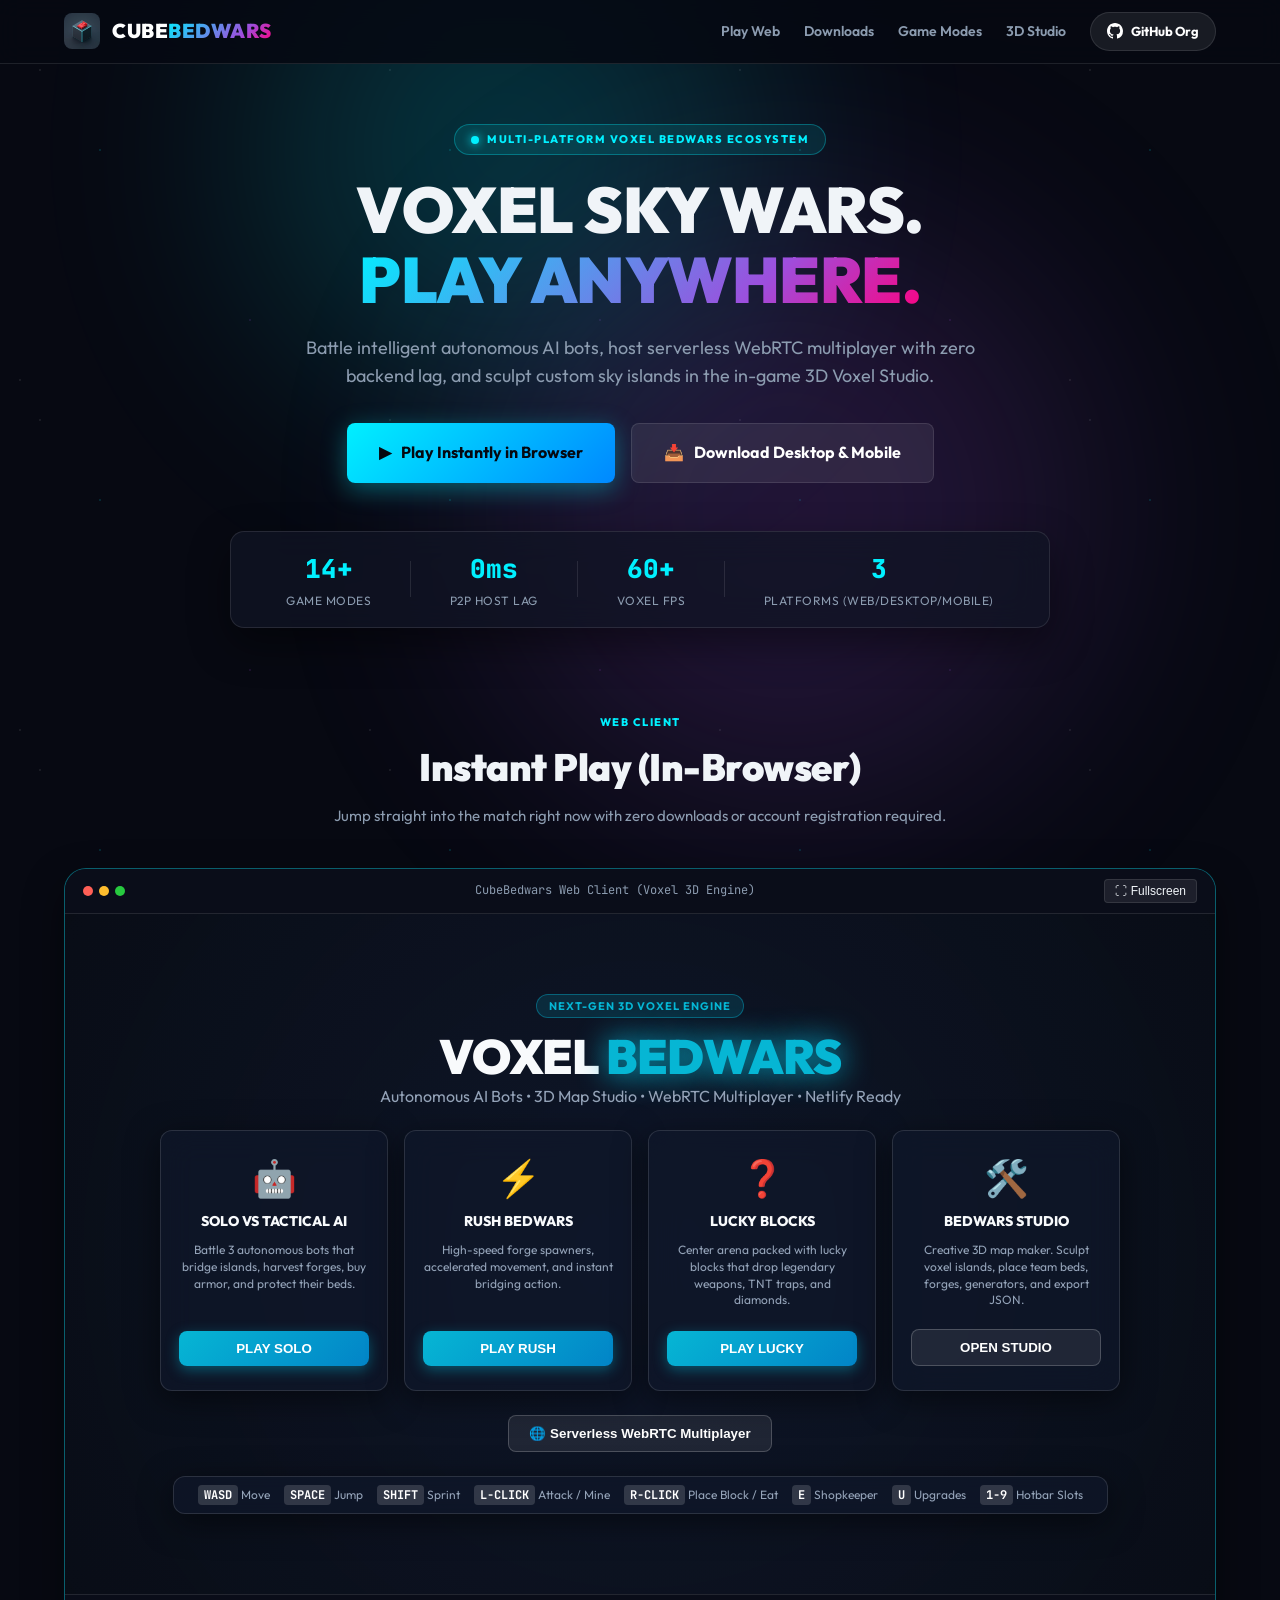
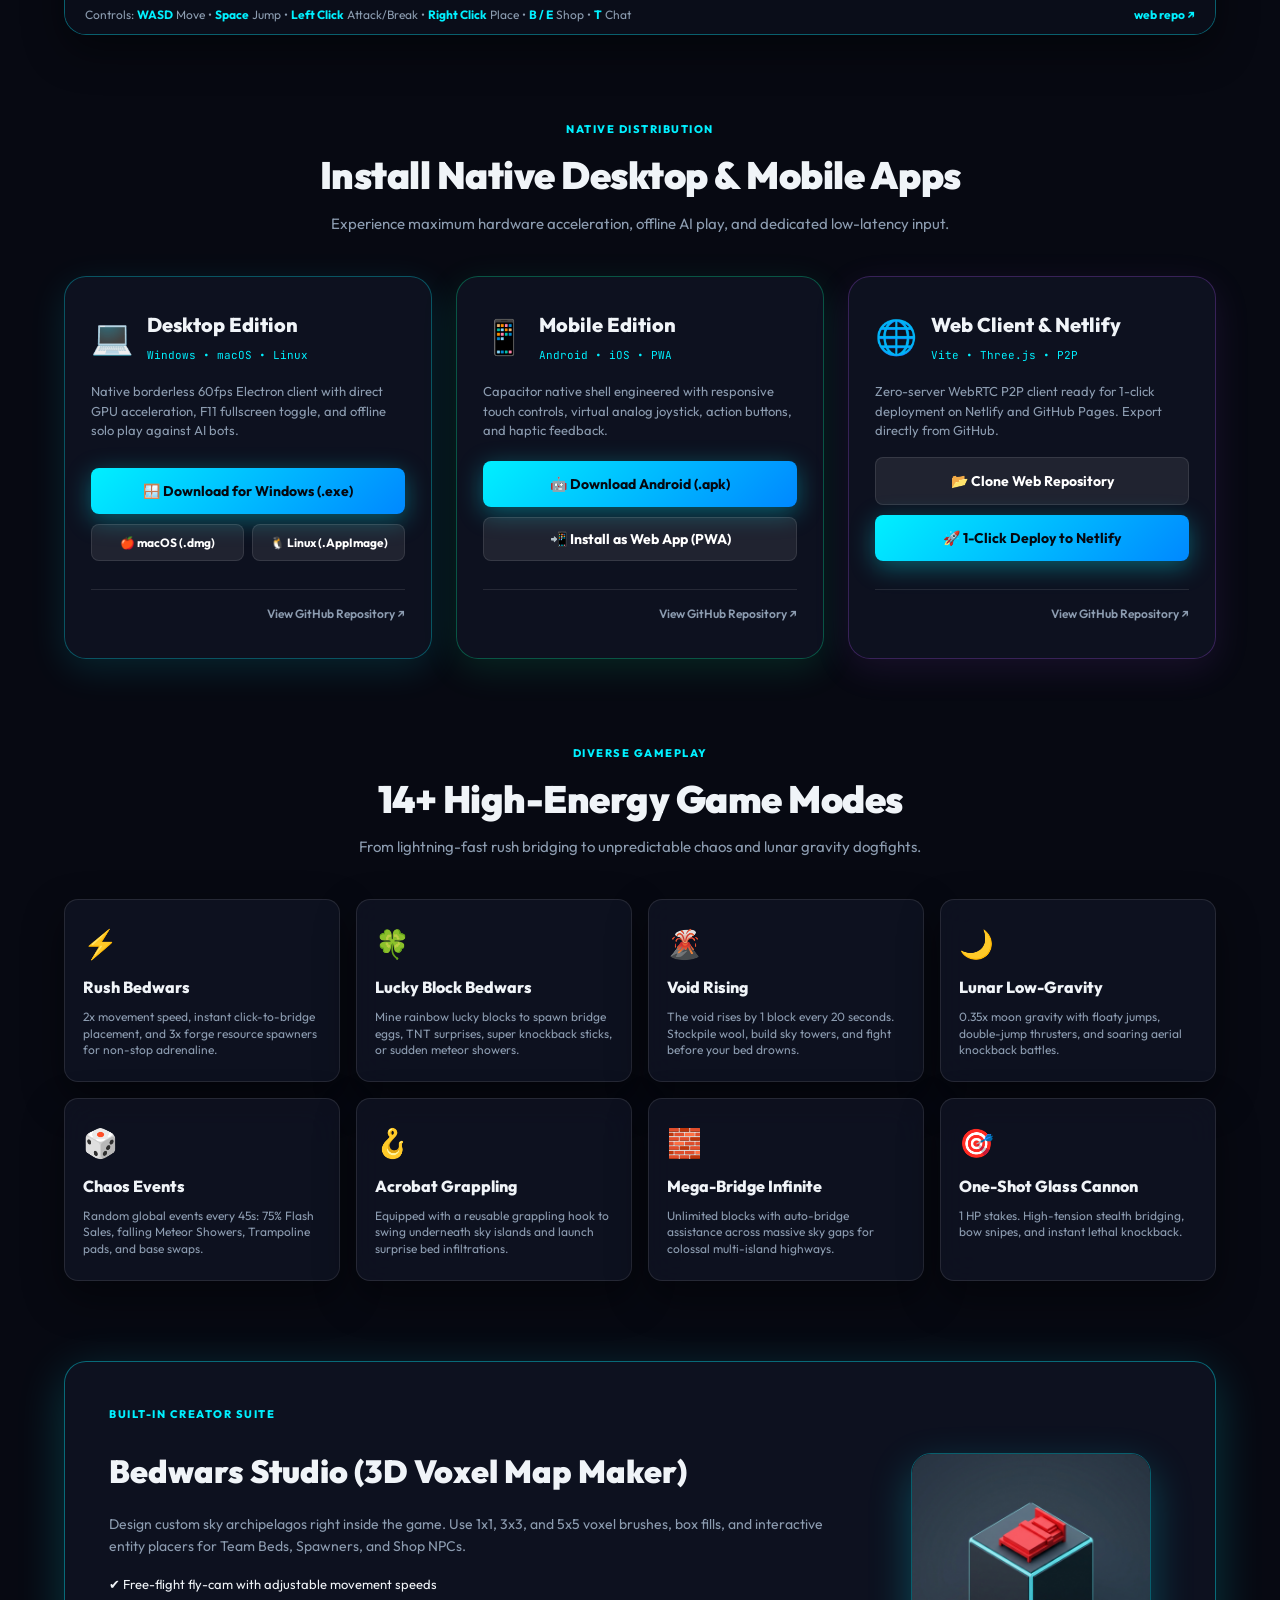
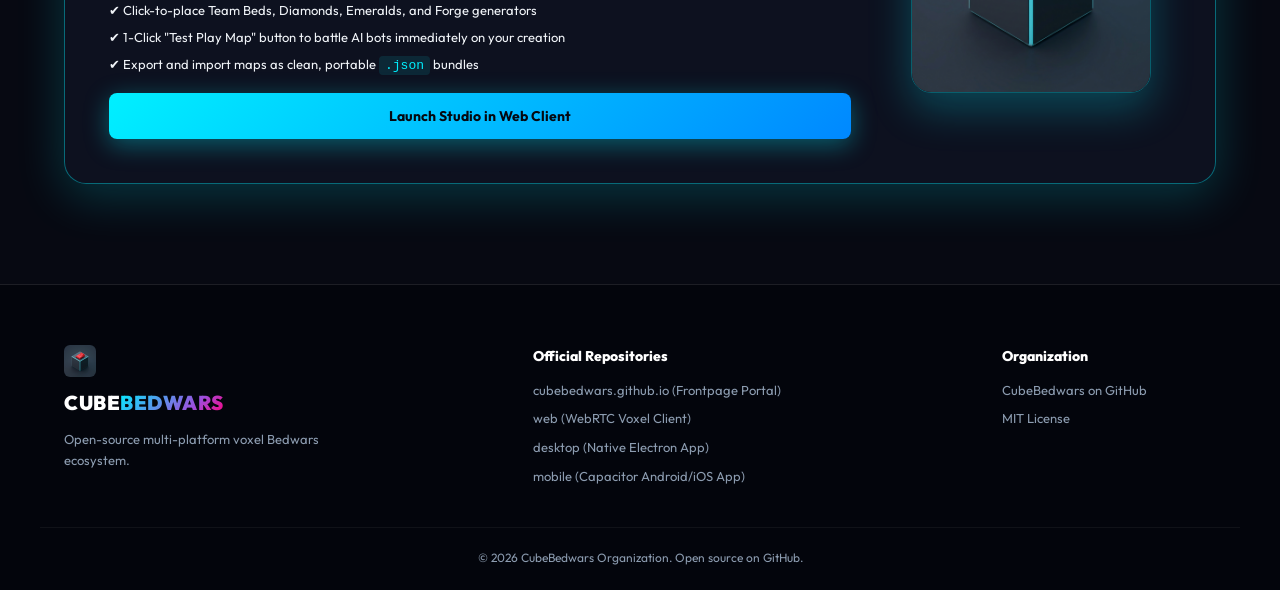
<file: index.html>
<!DOCTYPE html>
<html lang="en">
<head>
  <meta charset="UTF-8">
  <meta name="viewport" content="width=device-width, initial-scale=1.0">
  <title>CubeBedwars — 3D Voxel Sky Wars | Play Web, Desktop & Mobile</title>
  <meta name="description" content="Official portal for CubeBedwars: Play 3D Voxel Bedwars instantly in your browser, or download native Desktop (Windows/macOS/Linux) and Mobile (Android/iOS) apps. Featuring Tactical AI, WebRTC Multiplayer, and 14+ Modes.">
  <link rel="preconnect" href="https://fonts.googleapis.com">
  <link rel="preconnect" href="https://fonts.gstatic.com" crossorigin>
  <link href="https://fonts.googleapis.com/css2?family=Outfit:wght@300;400;500;600;700;800;900&family=JetBrains+Mono:wght@400;600;700&display=swap" rel="stylesheet">
  <link rel="stylesheet" href="style.css">
  <link rel="icon" type="image/png" href="assets/logo.png">
</head>
<body>
  <!-- Background Glow & Stars -->
  <div class="bg-stars"></div>
  <div class="glow-orb orb-1"></div>
  <div class="glow-orb orb-2"></div>

  <!-- Header / Navigation -->
  <header class="navbar">
    <div class="nav-container">
      <a href="#" class="brand">
        <img src="assets/logo.png" alt="CubeBedwars Logo" class="brand-logo">
        <span class="brand-name">CUBE<span class="gradient-text">BEDWARS</span></span>
      </a>
      <nav class="nav-links">
        <a href="#play" class="nav-link">Play Web</a>
        <a href="#download" class="nav-link">Downloads</a>
        <a href="#modes" class="nav-link">Game Modes</a>
        <a href="#studio" class="nav-link">3D Studio</a>
        <a href="https://github.com/CubeBedwars" target="_blank" class="nav-btn-gh">
          <svg class="gh-icon" viewBox="0 0 16 16" width="16" height="16" fill="currentColor">
            <path d="M8 0C3.58 0 0 3.58 0 8c0 3.54 2.29 6.53 5.47 7.59.4.07.55-.17.55-.38 0-.19-.01-.82-.01-1.49-2.01.37-2.53-.49-2.69-.94-.09-.23-.48-.94-.82-1.13-.28-.15-.68-.52-.01-.53.63-.01 1.08.58 1.23.82.72 1.21 1.87.87 2.33.66.07-.52.28-.87.51-1.07-1.78-.2-3.64-.89-3.64-3.95 0-.87.31-1.59.82-2.15-.08-.2-.36-1.02.08-2.12 0 0 .67-.21 2.2.82.64-.18 1.32-.27 2-.27.68 0 1.36.09 2 .27 1.53-1.04 2.2-.82 2.2-.82.44 1.1.16 1.92.08 2.12.51.56.82 1.27.82 2.15 0 3.07-1.87 3.75-3.65 3.95.29.25.54.73.54 1.48 0 1.07-.01 1.93-.01 2.2 0 .21.15.46.55.38A8.013 8.013 0 0016 8c0-4.42-3.58-8-8-8z"></path>
          </svg>
          GitHub Org
        </a>
      </nav>
    </div>
  </header>

  <!-- Hero Section -->
  <section class="hero-section">
    <div class="hero-badge">
      <span class="badge-dot"></span>
      MULTI-PLATFORM VOXEL BEDWARS ECOSYSTEM
    </div>
    <h1 class="hero-title">
      VOXEL SKY WARS.<br>
      <span class="gradient-text">PLAY ANYWHERE.</span>
    </h1>
    <p class="hero-subtitle">
      Battle intelligent autonomous AI bots, host serverless WebRTC multiplayer with zero backend lag, and sculpt custom sky islands in the in-game 3D Voxel Studio.
    </p>
    <div class="hero-cta-group">
      <a href="#play" class="btn btn-primary btn-hero">
        <span class="btn-icon">▶</span> Play Instantly in Browser
      </a>
      <a href="#download" class="btn btn-secondary btn-hero">
        <span class="btn-icon">📥</span> Download Desktop & Mobile
      </a>
    </div>

    <!-- Quick Stats Strip -->
    <div class="stats-strip glass-card">
      <div class="stat-item">
        <span class="stat-number">14+</span>
        <span class="stat-label">Game Modes</span>
      </div>
      <div class="stat-divider"></div>
      <div class="stat-item">
        <span class="stat-number">0ms</span>
        <span class="stat-label">P2P Host Lag</span>
      </div>
      <div class="stat-divider"></div>
      <div class="stat-item">
        <span class="stat-number">60+</span>
        <span class="stat-label">Voxel FPS</span>
      </div>
      <div class="stat-divider"></div>
      <div class="stat-item">
        <span class="stat-number">3</span>
        <span class="stat-label">Platforms (Web/Desktop/Mobile)</span>
      </div>
    </div>
  </section>

  <!-- Section 1: Instant In-Browser Web Player -->
  <section id="play" class="section-container">
    <div class="section-header">
      <div class="section-tag">WEB CLIENT</div>
      <h2 class="section-title">Instant Play (In-Browser)</h2>
      <p class="section-desc">Jump straight into the match right now with zero downloads or account registration required.</p>
    </div>

    <div class="game-frame-wrapper glass-card">
      <div class="game-frame-topbar">
        <div class="window-controls">
          <span class="dot dot-red"></span>
          <span class="dot dot-yellow"></span>
          <span class="dot dot-green"></span>
        </div>
        <span class="game-frame-title">CubeBedwars Web Client (Voxel 3D Engine)</span>
        <button id="btn-fullscreen-toggle" class="btn-fullscreen" title="Toggle Fullscreen">⛶ Fullscreen</button>
      </div>
      <div class="iframe-container">
        <iframe id="game-iframe" src="game/index.html" allow="pointer-lock; autoplay" title="CubeBedwars Web Game"></iframe>
      </div>
      <div class="game-frame-footer">
        <span>Controls: <b>WASD</b> Move • <b>Space</b> Jump • <b>Left Click</b> Attack/Break • <b>Right Click</b> Place • <b>B / E</b> Shop • <b>T</b> Chat</span>
        <a href="https://github.com/CubeBedwars/web" target="_blank" class="link-repo">web repo ↗</a>
      </div>
    </div>
  </section>

  <!-- Section 2: Installable Apps (Desktop & Mobile) -->
  <section id="download" class="section-container">
    <div class="section-header">
      <div class="section-tag">NATIVE DISTRIBUTION</div>
      <h2 class="section-title">Install Native Desktop & Mobile Apps</h2>
      <p class="section-desc">Experience maximum hardware acceleration, offline AI play, and dedicated low-latency input.</p>
    </div>

    <div class="downloads-grid">
      <!-- Card 1: Desktop App -->
      <div class="download-card glass-card glow-blue">
        <div class="download-card-header">
          <div class="platform-icon">💻</div>
          <div>
            <h3>Desktop Edition</h3>
            <span class="platform-tag">Windows • macOS • Linux</span>
          </div>
        </div>
        <p class="download-card-desc">
          Native borderless 60fps Electron client with direct GPU acceleration, F11 fullscreen toggle, and offline solo play against AI bots.
        </p>
        <div class="download-buttons-col">
          <a href="https://github.com/CubeBedwars/desktop/releases" target="_blank" class="btn btn-primary btn-block">
            <span>🪟 Download for Windows (.exe)</span>
          </a>
          <div class="sub-download-row">
            <a href="https://github.com/CubeBedwars/desktop/releases" target="_blank" class="btn btn-secondary btn-sm">🍎 macOS (.dmg)</a>
            <a href="https://github.com/CubeBedwars/desktop/releases" target="_blank" class="btn btn-secondary btn-sm">🐧 Linux (.AppImage)</a>
          </div>
        </div>
        <div class="card-footer-repo">
          <a href="https://github.com/CubeBedwars/desktop" target="_blank">View GitHub Repository ↗</a>
        </div>
      </div>

      <!-- Card 2: Mobile App -->
      <div class="download-card glass-card glow-green">
        <div class="download-card-header">
          <div class="platform-icon">📱</div>
          <div>
            <h3>Mobile Edition</h3>
            <span class="platform-tag">Android • iOS • PWA</span>
          </div>
        </div>
        <p class="download-card-desc">
          Capacitor native shell engineered with responsive touch controls, virtual analog joystick, action buttons, and haptic feedback.
        </p>
        <div class="download-buttons-col">
          <a href="https://github.com/CubeBedwars/mobile/releases" target="_blank" class="btn btn-primary btn-block">
            <span>🤖 Download Android (.apk)</span>
          </a>
          <button id="btn-pwa-install" class="btn btn-secondary btn-block">
            <span>📲 Install as Web App (PWA)</span>
          </button>
        </div>
        <div class="card-footer-repo">
          <a href="https://github.com/CubeBedwars/mobile" target="_blank">View GitHub Repository ↗</a>
        </div>
      </div>

      <!-- Card 3: Web App Repository -->
      <div class="download-card glass-card glow-purple">
        <div class="download-card-header">
          <div class="platform-icon">🌐</div>
          <div>
            <h3>Web Client & Netlify</h3>
            <span class="platform-tag">Vite • Three.js • P2P</span>
          </div>
        </div>
        <p class="download-card-desc">
          Zero-server WebRTC P2P client ready for 1-click deployment on Netlify and GitHub Pages. Export directly from GitHub.
        </p>
        <div class="download-buttons-col">
          <a href="https://github.com/CubeBedwars/web" target="_blank" class="btn btn-secondary btn-block">
            <span>📂 Clone Web Repository</span>
          </a>
          <a href="https://app.netlify.com/start/deploy?repository=https://github.com/CubeBedwars/web" target="_blank" class="btn btn-primary btn-block">
            <span>🚀 1-Click Deploy to Netlify</span>
          </a>
        </div>
        <div class="card-footer-repo">
          <a href="https://github.com/CubeBedwars/web" target="_blank">View GitHub Repository ↗</a>
        </div>
      </div>
    </div>
  </section>

  <!-- Section 3: Game Modes Showcase -->
  <section id="modes" class="section-container">
    <div class="section-header">
      <div class="section-tag">DIVERSE GAMEPLAY</div>
      <h2 class="section-title">14+ High-Energy Game Modes</h2>
      <p class="section-desc">From lightning-fast rush bridging to unpredictable chaos and lunar gravity dogfights.</p>
    </div>

    <div class="modes-grid">
      <div class="mode-card glass-card">
        <div class="mode-icon">⚡</div>
        <h4>Rush Bedwars</h4>
        <p>2x movement speed, instant click-to-bridge placement, and 3x forge resource spawners for non-stop adrenaline.</p>
      </div>
      <div class="mode-card glass-card">
        <div class="mode-icon">🍀</div>
        <h4>Lucky Block Bedwars</h4>
        <p>Mine rainbow lucky blocks to spawn bridge eggs, TNT surprises, super knockback sticks, or sudden meteor showers.</p>
      </div>
      <div class="mode-card glass-card">
        <div class="mode-icon">🌋</div>
        <h4>Void Rising</h4>
        <p>The void rises by 1 block every 20 seconds. Stockpile wool, build sky towers, and fight before your bed drowns.</p>
      </div>
      <div class="mode-card glass-card">
        <div class="mode-icon">🌙</div>
        <h4>Lunar Low-Gravity</h4>
        <p>0.35x moon gravity with floaty jumps, double-jump thrusters, and soaring aerial knockback battles.</p>
      </div>
      <div class="mode-card glass-card">
        <div class="mode-icon">🎲</div>
        <h4>Chaos Events</h4>
        <p>Random global events every 45s: 75% Flash Sales, falling Meteor Showers, Trampoline pads, and base swaps.</p>
      </div>
      <div class="mode-card glass-card">
        <div class="mode-icon">🪝</div>
        <h4>Acrobat Grappling</h4>
        <p>Equipped with a reusable grappling hook to swing underneath sky islands and launch surprise bed infiltrations.</p>
      </div>
      <div class="mode-card glass-card">
        <div class="mode-icon">🧱</div>
        <h4>Mega-Bridge Infinite</h4>
        <p>Unlimited blocks with auto-bridge assistance across massive sky gaps for colossal multi-island highways.</p>
      </div>
      <div class="mode-card glass-card">
        <div class="mode-icon">🎯</div>
        <h4>One-Shot Glass Cannon</h4>
        <p>1 HP stakes. High-tension stealth bridging, bow snipes, and instant lethal knockback.</p>
      </div>
    </div>
  </section>

  <!-- Section 4: 3D Voxel Studio Map Maker -->
  <section id="studio" class="section-container">
    <div class="studio-promo-card glass-card glow-cyan">
      <div class="studio-promo-content">
        <div class="section-tag">BUILT-IN CREATOR SUITE</div>
        <h2>Bedwars Studio (3D Voxel Map Maker)</h2>
        <p>
          Design custom sky archipelagos right inside the game. Use 1x1, 3x3, and 5x5 voxel brushes, box fills, and interactive entity placers for Team Beds, Spawners, and Shop NPCs.
        </p>
        <ul class="studio-features-list">
          <li>✔ Free-flight fly-cam with adjustable movement speeds</li>
          <li>✔ Click-to-place Team Beds, Diamonds, Emeralds, and Forge generators</li>
          <li>✔ 1-Click "Test Play Map" button to battle AI bots immediately on your creation</li>
          <li>✔ Export and import maps as clean, portable <code>.json</code> bundles</li>
        </ul>
        <a href="#play" class="btn btn-primary">Launch Studio in Web Client</a>
      </div>
      <div class="studio-promo-visual">
        <img src="assets/logo.png" alt="CubeBedwars Logo" class="studio-showcase-img">
      </div>
    </div>
  </section>

  <!-- Footer -->
  <footer class="footer">
    <div class="footer-container">
      <div class="footer-brand">
        <img src="assets/logo.png" alt="CubeBedwars Logo" class="brand-logo-sm">
        <span class="brand-name">CUBE<span class="gradient-text">BEDWARS</span></span>
        <p>Open-source multi-platform voxel Bedwars ecosystem.</p>
      </div>

      <div class="footer-links-group">
        <h4>Official Repositories</h4>
        <a href="https://github.com/CubeBedwars/cubebedwars.github.io" target="_blank">cubebedwars.github.io (Frontpage Portal)</a>
        <a href="https://github.com/CubeBedwars/web" target="_blank">web (WebRTC Voxel Client)</a>
        <a href="https://github.com/CubeBedwars/desktop" target="_blank">desktop (Native Electron App)</a>
        <a href="https://github.com/CubeBedwars/mobile" target="_blank">mobile (Capacitor Android/iOS App)</a>
      </div>

      <div class="footer-links-group">
        <h4>Organization</h4>
        <a href="https://github.com/CubeBedwars" target="_blank">CubeBedwars on GitHub</a>
        <a href="https://github.com/CubeBedwars/web/blob/main/LICENSE" target="_blank">MIT License</a>
      </div>
    </div>
    <div class="footer-bottom">
      <span>© 2026 CubeBedwars Organization. Open source on GitHub.</span>
    </div>
  </footer>

  <script>
    // Fullscreen toggle for embedded web player
    const fsBtn = document.getElementById('btn-fullscreen-toggle');
    const iframe = document.getElementById('game-iframe');

    fsBtn.addEventListener('click', () => {
      if (!document.fullscreenElement) {
        if (iframe.requestFullscreen) iframe.requestFullscreen();
        else if (iframe.webkitRequestFullscreen) iframe.webkitRequestFullscreen();
      } else {
        if (document.exitFullscreen) document.exitFullscreen();
      }
    });

    // PWA Install Prompt
    let deferredPrompt;
    window.addEventListener('beforeinstallprompt', (e) => {
      e.preventDefault();
      deferredPrompt = e;
      const pwaBtn = document.getElementById('btn-pwa-install');
      if (pwaBtn) pwaBtn.style.display = 'block';
    });

    document.getElementById('btn-pwa-install')?.addEventListener('click', async () => {
      if (deferredPrompt) {
        deferredPrompt.prompt();
        const { outcome } = await deferredPrompt.userChoice;
        deferredPrompt = null;
      } else {
        alert('To install CubeBedwars on mobile:\n1. Tap your browser menu (⋮ or Share)\n2. Select "Add to Home Screen"');
      }
    });
  </script>
</body>
</html>
</file>
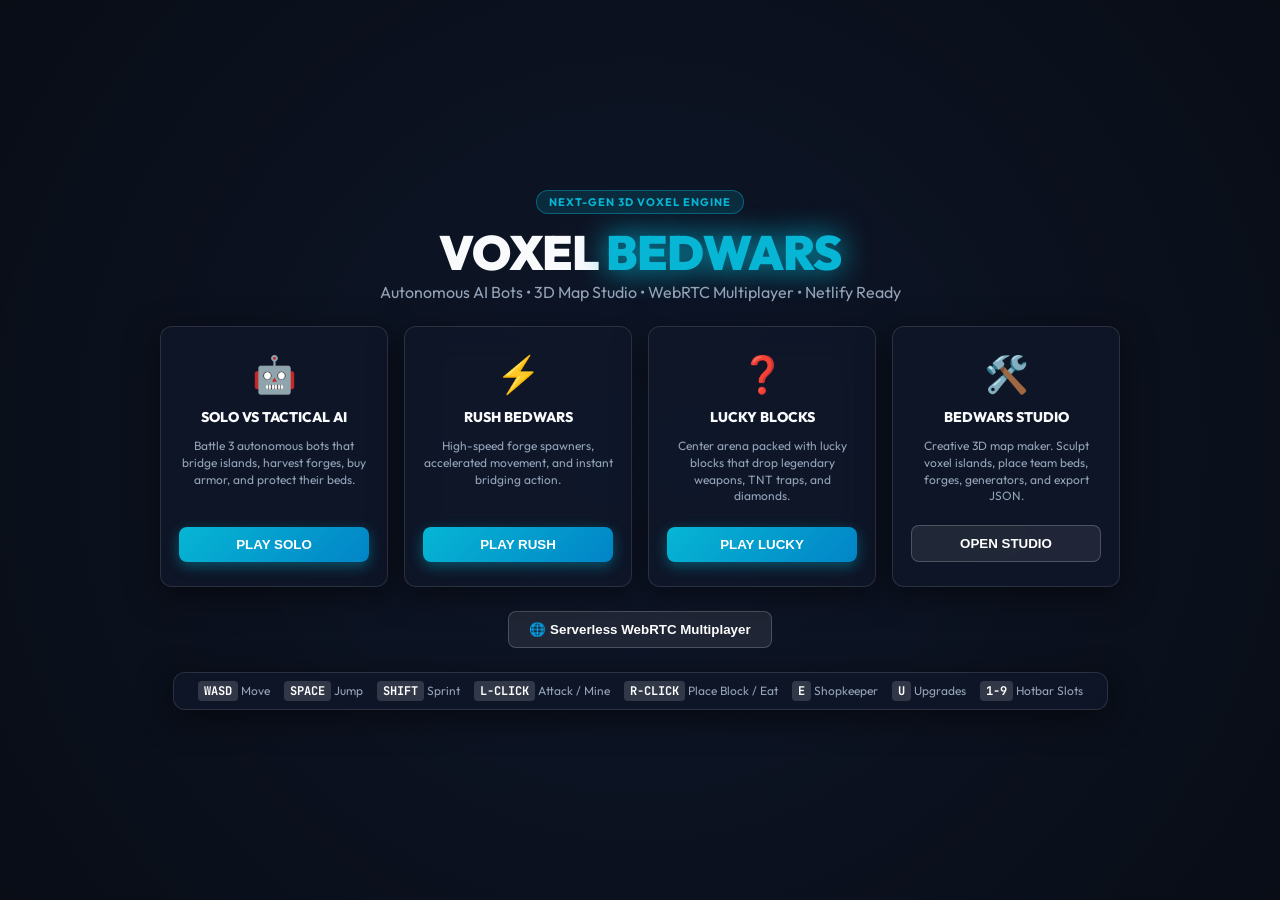
<file: game/index.html>
<!DOCTYPE html>
<html lang="en">
<head>
  <meta charset="UTF-8">
  <meta name="viewport" content="width=device-width, initial-scale=1.0, maximum-scale=1.0, user-scalable=no">
  <title>Voxel BedWars Studio</title>
  <meta name="description" content="Next-Gen 3D Voxel BedWars Studio. High-performance voxel rendering, tactical autonomous AI bots, map maker studio, and serverless WebRTC multiplayer.">
  <link rel="preconnect" href="https://fonts.googleapis.com">
  <link rel="preconnect" href="https://fonts.gstatic.com" crossorigin>
  <link href="https://fonts.googleapis.com/css2?family=Outfit:wght@300;400;600;700;800;900&family=JetBrains+Mono:wght@400;600;700&display=swap" rel="stylesheet">
  <script type="module" crossorigin src="./assets/index-BNNvxALt.js"></script>
  <link rel="stylesheet" crossorigin href="./assets/index-CCrzCYti.css">
</head>
<body class="theme-cyber">
  <div id="app">
    <!-- WebGL 3D Canvas -->
    <canvas id="game-canvas"></canvas>

    <!-- Crosshair -->
    <div id="crosshair" class="hidden">
      <div class="ch-center"></div>
      <div class="ch-line ch-top"></div>
      <div class="ch-line ch-bottom"></div>
      <div class="ch-line ch-left"></div>
      <div class="ch-line ch-right"></div>
    </div>

    <!-- Screen Effects -->
    <div id="damage-flash"></div>
    <div id="vignette"></div>

    <!-- Announcement Banner -->
    <div id="announcement-banner" class="announcement hidden">
      <h2 id="announce-title">RED BED DESTROYED!</h2>
      <p id="announce-subtitle">Destroyed by You!</p>
    </div>

    <!-- In-Game HUD -->
    <div id="hud" class="hud-container hidden">
      <!-- Bed Tracker Bar -->
      <div id="hud-team-tracker" class="glass-card tracker-card"></div>

      <!-- Scoreboard -->
      <div id="hud-scoreboard" class="glass-card scoreboard-card">
        <div class="sb-header">
          <span class="sb-title">VOXEL BEDWARS</span>
          <span class="badge-mode">SOLO</span>
        </div>
        <div class="sb-divider"></div>
        <div class="sb-stats">
          <div class="sb-row"><span>Kills:</span> <span id="stat-kills" class="val-gold">0</span></div>
          <div class="sb-row"><span>Final Kills:</span> <span id="stat-final-kills" class="val-gold">0</span></div>
          <div class="sb-row"><span>Beds Broken:</span> <span id="stat-beds" class="val-gold">0</span></div>
          <div class="sb-row"><span>Time:</span> <span id="stat-timer" class="val-cyan">00:00</span></div>
        </div>
        <div class="sb-divider"></div>
        <div class="sb-footer">
          <span>Press [E] for Shop | [U] for Upgrades</span>
        </div>
      </div>

      <!-- Bottom Center Status & Hotbar -->
      <div class="hud-bottom-center">
        <!-- Resource Counters -->
        <div class="resource-bar glass-card">
          <div class="res-item res-iron"><span class="res-icon">⚪</span> <span id="res-iron-val">0</span></div>
          <div class="res-item res-gold"><span class="res-icon">🟡</span> <span id="res-gold-val">0</span></div>
          <div class="res-item res-diamond"><span class="res-icon">💎</span> <span id="res-dia-val">0</span></div>
          <div class="res-item res-emerald"><span class="res-icon">🟢</span> <span id="res-eme-val">0</span></div>
        </div>

        <!-- Health & Armor -->
        <div class="vitals-row">
          <div id="health-hearts" class="hearts-container"></div>
          <div class="armor-badge">
            <span class="armor-icon">🛡️</span>
            <span id="armor-name">NONE</span>
          </div>
        </div>

        <!-- 9-Slot Hotbar -->
        <div id="hotbar" class="hotbar-container glass-card"></div>
      </div>
    </div>

    <!-- Bedwars Studio 3D Map Editor Toolbar -->
    <div id="studio-toolbar" class="studio-bar glass-card hidden">
      <div class="studio-section">
        <span class="studio-title">STUDIO BRUSH</span>
        <button class="studio-tool-btn active" data-tool="single">1x1</button>
        <button class="studio-tool-btn" data-tool="3x3">3x3</button>
        <button class="studio-tool-btn" data-tool="erase">🧹 Erase</button>
      </div>

      <div class="studio-divider"></div>

      <div class="studio-section">
        <span class="studio-title">VOXEL BLOCKS</span>
        <button class="studio-block-btn active" data-block="10" title="Red Wool">🔴</button>
        <button class="studio-block-btn" data-block="11" title="Blue Wool">🔵</button>
        <button class="studio-block-btn" data-block="12" title="Green Wool">🟢</button>
        <button class="studio-block-btn" data-block="13" title="Yellow Wool">🟡</button>
        <button class="studio-block-btn" data-block="5" title="Oak Wood">🪵</button>
        <button class="studio-block-btn" data-block="6" title="End Stone">🪨</button>
        <button class="studio-block-btn" data-block="7" title="Obsidian">⬛</button>
        <button class="studio-block-btn" data-block="8" title="Glass">🧊</button>
        <button class="studio-block-btn" data-block="17" title="Lucky Block">❓</button>
        <button class="studio-block-btn" data-block="24" title="TNT">🧨</button>
      </div>

      <div class="studio-divider"></div>

      <div class="studio-section">
        <span class="studio-title">MARKERS</span>
        <button class="studio-entity-btn" data-entity="bed_red">🛏️ Bed</button>
        <button class="studio-entity-btn" data-entity="forge">🏭 Forge</button>
        <button class="studio-entity-btn" data-entity="diamond_gen">💎 Dia Gen</button>
        <button class="studio-entity-btn" data-entity="emerald_gen">🟢 Eme Gen</button>
      </div>

      <div class="studio-divider"></div>

      <div class="studio-actions">
        <button id="btn-studio-export" class="btn-studio">💾 Export JSON</button>
        <button id="btn-studio-import" class="btn-studio">📂 Import JSON</button>
        <input type="file" id="studio-file-input" style="display:none;" accept=".json">
        <button id="btn-studio-test" class="btn-studio btn-studio-play">▶️ Test Play</button>
        <button id="btn-studio-exit" class="btn-studio btn-studio-exit">✕ Exit</button>
      </div>
    </div>

    <!-- Shopkeeper Modal UI -->
    <div id="shop-modal" class="modal-backdrop hidden">
      <div class="shop-window glass-card">
        <div class="modal-header">
          <div class="modal-title-group">
            <span class="icon-shop">🛒</span>
            <h2>ITEM SHOPKEEPER</h2>
          </div>
          <button id="btn-close-shop" class="btn-close">✕</button>
        </div>
        <div id="shop-items-grid" class="shop-grid"></div>
      </div>
    </div>

    <!-- Team Upgrades Modal UI -->
    <div id="upgrades-modal" class="modal-backdrop hidden">
      <div class="upgrades-window glass-card">
        <div class="modal-header">
          <div class="modal-title-group">
            <span class="icon-upgrade">✨</span>
            <h2>TEAM UPGRADES & TRAPS</h2>
          </div>
          <button id="btn-close-upgrades" class="btn-close">✕</button>
        </div>
        <div id="upgrades-grid" class="upgrades-grid"></div>
      </div>
    </div>

    <!-- Respawn Overlay -->
    <div id="respawn-overlay" class="modal-backdrop hidden">
      <div class="respawn-box glass-card">
        <h1 class="respawn-title">YOU DIED!</h1>
        <p class="respawn-subtitle">Respawning in <span id="respawn-timer-val" class="respawn-counter">5</span> seconds...</p>
      </div>
    </div>

    <!-- Victory / Defeat Overlay -->
    <div id="gameover-overlay" class="modal-backdrop hidden">
      <div class="gameover-box glass-card">
        <h1 id="gameover-title" class="title-victory">VICTORY!</h1>
        <div class="gameover-buttons">
          <button id="btn-gameover-rematch" class="btn-primary">Play Again</button>
          <button id="btn-gameover-menu" class="btn-secondary">Main Menu</button>
        </div>
      </div>
    </div>

    <!-- Main Menu Screen -->
    <div id="main-menu" class="menu-overlay">
      <div class="menu-container">
        <div class="brand-hero">
          <div class="brand-badge">NEXT-GEN 3D VOXEL ENGINE</div>
          <h1 class="brand-title">VOXEL <span class="cyan-glow">BEDWARS</span></h1>
          <p class="brand-subtitle">Autonomous AI Bots • 3D Map Studio • WebRTC Multiplayer • Netlify Ready</p>
        </div>

        <div class="menu-cards-grid">
          <!-- Play Solo vs AI -->
          <div class="menu-card glass-card">
            <div class="card-icon">🤖</div>
            <h3>SOLO VS TACTICAL AI</h3>
            <p>Battle 3 autonomous bots that bridge islands, harvest forges, buy armor, and protect their beds.</p>
            <button id="btn-play-solo" class="btn-primary btn-large">PLAY SOLO</button>
          </div>

          <!-- Rush Bedwars -->
          <div class="menu-card glass-card">
            <div class="card-icon">⚡</div>
            <h3>RUSH BEDWARS</h3>
            <p>High-speed forge spawners, accelerated movement, and instant bridging action.</p>
            <button id="btn-play-rush" class="btn-primary btn-large">PLAY RUSH</button>
          </div>

          <!-- Lucky Block Bedwars -->
          <div class="menu-card glass-card">
            <div class="card-icon">❓</div>
            <h3>LUCKY BLOCKS</h3>
            <p>Center arena packed with lucky blocks that drop legendary weapons, TNT traps, and diamonds.</p>
            <button id="btn-play-lucky" class="btn-primary btn-large">PLAY LUCKY</button>
          </div>

          <!-- 3D Bedwars Studio Map Maker -->
          <div class="menu-card glass-card">
            <div class="card-icon">🛠️</div>
            <h3>BEDWARS STUDIO</h3>
            <p>Creative 3D map maker. Sculpt voxel islands, place team beds, forges, generators, and export JSON.</p>
            <button id="btn-open-studio" class="btn-secondary btn-large">OPEN STUDIO</button>
          </div>
        </div>

        <div class="menu-bottom-row">
          <button id="btn-open-multi" class="btn-secondary">🌐 Serverless WebRTC Multiplayer</button>
        </div>

        <!-- Controls Guide -->
        <div class="controls-guide glass-card">
          <div class="guide-item"><span class="key-cap">WASD</span> Move</div>
          <div class="guide-item"><span class="key-cap">SPACE</span> Jump</div>
          <div class="guide-item"><span class="key-cap">SHIFT</span> Sprint</div>
          <div class="guide-item"><span class="key-cap">L-CLICK</span> Attack / Mine</div>
          <div class="guide-item"><span class="key-cap">R-CLICK</span> Place Block / Eat</div>
          <div class="guide-item"><span class="key-cap">E</span> Shopkeeper</div>
          <div class="guide-item"><span class="key-cap">U</span> Upgrades</div>
          <div class="guide-item"><span class="key-cap">1-9</span> Hotbar Slots</div>
        </div>
      </div>
    </div>

    <!-- Multiplayer Host/Join Modal -->
    <div id="multiplayer-modal" class="modal-backdrop hidden">
      <div class="multi-window glass-card">
        <div class="modal-header">
          <h2>MULTIPLAYER (WEBRTC P2P)</h2>
          <button id="btn-close-multi" class="btn-close">✕</button>
        </div>
        <div class="multi-body">
          <div class="multi-choice-box">
            <h3>HOST A ROOM</h3>
            <p>Create a serverless match with an instant room code.</p>
            <button id="btn-host-room" class="btn-primary">CREATE ROOM</button>
            <div id="display-room-code" class="room-code-tag"></div>
          </div>
          <div class="multi-divider-v"></div>
          <div class="multi-choice-box">
            <h3>JOIN A ROOM</h3>
            <p>Enter your friend's room code to connect directly.</p>
            <input type="text" id="input-room-code" class="input-code" placeholder="BW-XXXX" maxlength="10">
            <button id="btn-join-room" class="btn-secondary">JOIN ROOM</button>
          </div>
        </div>
      </div>
    </div>
  </div>

</body>
</html>
</file>
<file: style.css>
/* CubeBedwars Frontpage Portal Styling */
:root {
  --bg-dark: #070912;
  --bg-card: rgba(16, 21, 36, 0.75);
  --bg-card-hover: rgba(24, 32, 54, 0.9);
  --border-glass: rgba(255, 255, 255, 0.1);
  --border-glow: rgba(0, 240, 255, 0.35);

  --primary: #00f0ff;
  --primary-glow: rgba(0, 240, 255, 0.4);
  --accent-purple: #9d4edd;
  --accent-pink: #ff007f;
  --accent-gold: #ffbe0b;
  --accent-green: #00f59b;
  --accent-red: #ff3366;

  --text-main: #f0f4f8;
  --text-muted: #8c9cb0;
  --font-main: 'Outfit', -apple-system, BlinkMacSystemFont, 'Segoe UI', Roboto, sans-serif;
  --font-mono: 'JetBrains Mono', monospace;

  --radius-sm: 8px;
  --radius-md: 14px;
  --radius-lg: 22px;
}

* {
  margin: 0;
  padding: 0;
  box-sizing: border-box;
}

html {
  scroll-behavior: smooth;
}

body {
  background-color: var(--bg-dark);
  color: var(--text-main);
  font-family: var(--font-main);
  line-height: 1.6;
  overflow-x: hidden;
  position: relative;
}

/* Background Atmosphere */
.bg-stars {
  position: fixed;
  top: 0;
  left: 0;
  width: 100vw;
  height: 100vh;
  background-image: 
    radial-gradient(1px 1px at 20px 30px, #ffffff, rgba(0,0,0,0)),
    radial-gradient(1px 1px at 40px 70px, #ffffff, rgba(0,0,0,0)),
    radial-gradient(1.5px 1.5px at 100px 150px, #00f0ff, rgba(0,0,0,0)),
    radial-gradient(1.5px 1.5px at 250px 320px, #9d4edd, rgba(0,0,0,0));
  background-repeat: repeat;
  background-size: 350px 350px;
  opacity: 0.25;
  pointer-events: none;
  z-index: 0;
}

.glow-orb {
  position: fixed;
  border-radius: 50%;
  filter: blur(120px);
  pointer-events: none;
  z-index: 0;
  opacity: 0.18;
}
.orb-1 {
  width: 500px;
  height: 500px;
  background: var(--primary);
  top: -100px;
  left: 20%;
}
.orb-2 {
  width: 600px;
  height: 600px;
  background: var(--accent-purple);
  bottom: 10%;
  right: 15%;
}

/* Glassmorphism Generic Card */
.glass-card {
  background: var(--bg-card);
  backdrop-filter: blur(16px);
  -webkit-backdrop-filter: blur(16px);
  border: 1px solid var(--border-glass);
  border-radius: var(--radius-md);
  box-shadow: 0 16px 40px rgba(0, 0, 0, 0.45);
}

.glow-blue {
  border-color: rgba(0, 240, 255, 0.3);
  box-shadow: 0 10px 36px rgba(0, 240, 255, 0.12);
}
.glow-green {
  border-color: rgba(0, 245, 155, 0.3);
  box-shadow: 0 10px 36px rgba(0, 245, 155, 0.12);
}
.glow-purple {
  border-color: rgba(157, 78, 221, 0.3);
  box-shadow: 0 10px 36px rgba(157, 78, 221, 0.12);
}
.glow-cyan {
  border-color: rgba(0, 240, 255, 0.4);
  box-shadow: 0 12px 48px rgba(0, 240, 255, 0.2);
}

/* Navbar */
.navbar {
  position: sticky;
  top: 0;
  left: 0;
  width: 100%;
  background: rgba(7, 9, 18, 0.85);
  backdrop-filter: blur(12px);
  -webkit-backdrop-filter: blur(12px);
  border-bottom: 1px solid var(--border-glass);
  z-index: 100;
  padding: 12px 0;
}
.nav-container {
  max-width: 1200px;
  margin: 0 auto;
  padding: 0 24px;
  display: flex;
  justify-content: space-between;
  align-items: center;
}
.brand {
  display: flex;
  align-items: center;
  gap: 12px;
  text-decoration: none;
}
.brand-logo {
  width: 36px;
  height: 36px;
  border-radius: 8px;
  object-fit: cover;
}
.brand-name {
  font-size: 20px;
  font-weight: 900;
  letter-spacing: 0.5px;
  color: #ffffff;
}
.gradient-text {
  background: linear-gradient(135deg, var(--primary) 0%, var(--accent-purple) 70%, var(--accent-pink) 100%);
  -webkit-background-clip: text;
  -webkit-text-fill-color: transparent;
}
.nav-links {
  display: flex;
  align-items: center;
  gap: 24px;
}
.nav-link {
  color: var(--text-muted);
  text-decoration: none;
  font-size: 14px;
  font-weight: 600;
  transition: color 0.2s;
}
.nav-link:hover {
  color: var(--primary);
}
.nav-btn-gh {
  display: inline-flex;
  align-items: center;
  gap: 8px;
  background: rgba(255, 255, 255, 0.08);
  border: 1px solid var(--border-glass);
  color: #fff;
  padding: 8px 16px;
  border-radius: 100px;
  font-size: 13px;
  font-weight: 700;
  text-decoration: none;
  transition: all 0.2s;
}
.nav-btn-gh:hover {
  background: rgba(255, 255, 255, 0.16);
  border-color: rgba(255, 255, 255, 0.3);
  transform: translateY(-2px);
}

/* Hero Section */
.hero-section {
  position: relative;
  z-index: 10;
  max-width: 1100px;
  margin: 60px auto 40px;
  padding: 0 24px;
  text-align: center;
  display: flex;
  flex-direction: column;
  align-items: center;
}
.hero-badge {
  display: inline-flex;
  align-items: center;
  gap: 8px;
  background: rgba(0, 240, 255, 0.1);
  border: 1px solid rgba(0, 240, 255, 0.3);
  padding: 6px 16px;
  border-radius: 100px;
  font-size: 11px;
  font-weight: 800;
  letter-spacing: 1.5px;
  color: var(--primary);
  margin-bottom: 20px;
}
.badge-dot {
  width: 8px;
  height: 8px;
  background: var(--primary);
  border-radius: 50%;
  box-shadow: 0 0 10px var(--primary);
}
.hero-title {
  font-size: 64px;
  font-weight: 900;
  line-height: 1.08;
  letter-spacing: -0.5px;
  margin-bottom: 20px;
}
.hero-subtitle {
  font-size: 18px;
  color: var(--text-muted);
  max-width: 680px;
  margin-bottom: 32px;
}
.hero-cta-group {
  display: flex;
  gap: 16px;
  margin-bottom: 48px;
  flex-wrap: wrap;
  justify-content: center;
}

/* Buttons */
.btn {
  display: inline-flex;
  align-items: center;
  justify-content: center;
  gap: 10px;
  padding: 12px 24px;
  border-radius: var(--radius-sm);
  font-family: var(--font-main);
  font-size: 14px;
  font-weight: 700;
  text-decoration: none;
  cursor: pointer;
  border: none;
  transition: all 0.2s cubic-bezier(0.175, 0.885, 0.32, 1.275);
}
.btn-hero {
  padding: 16px 32px;
  font-size: 16px;
}
.btn-primary {
  background: linear-gradient(135deg, #00f0ff 0%, #0088ff 100%);
  color: #050810;
  box-shadow: 0 6px 24px rgba(0, 240, 255, 0.35);
}
.btn-primary:hover {
  filter: brightness(1.15);
  transform: translateY(-3px);
  box-shadow: 0 8px 32px rgba(0, 240, 255, 0.5);
}
.btn-secondary {
  background: rgba(255, 255, 255, 0.08);
  border: 1px solid var(--border-glass);
  color: #ffffff;
}
.btn-secondary:hover {
  background: rgba(255, 255, 255, 0.15);
  border-color: rgba(255, 255, 255, 0.3);
  transform: translateY(-3px);
}
.btn-block {
  width: 100%;
}
.btn-sm {
  padding: 8px 14px;
  font-size: 12px;
}

/* Stats Strip */
.stats-strip {
  display: flex;
  align-items: center;
  justify-content: space-around;
  padding: 16px 36px;
  width: 100%;
  max-width: 820px;
}
.stat-item {
  display: flex;
  flex-direction: column;
  gap: 2px;
}
.stat-number {
  font-size: 26px;
  font-weight: 900;
  font-family: var(--font-mono);
  color: var(--primary);
}
.stat-label {
  font-size: 12px;
  color: var(--text-muted);
  text-transform: uppercase;
  letter-spacing: 0.5px;
}
.stat-divider {
  width: 1px;
  height: 36px;
  background: var(--border-glass);
}

/* Section Shared */
.section-container {
  position: relative;
  z-index: 10;
  max-width: 1200px;
  margin: 80px auto;
  padding: 0 24px;
}
.section-header {
  text-align: center;
  margin-bottom: 40px;
}
.section-tag {
  display: inline-block;
  font-size: 11px;
  font-weight: 800;
  letter-spacing: 1.5px;
  color: var(--primary);
  text-transform: uppercase;
  margin-bottom: 6px;
}
.section-title {
  font-size: 38px;
  font-weight: 900;
  letter-spacing: -0.5px;
}
.section-desc {
  font-size: 15px;
  color: var(--text-muted);
  margin-top: 6px;
}

/* Game Frame (Instant Play Embed) */
.game-frame-wrapper {
  overflow: hidden;
  border-radius: var(--radius-lg);
  border: 1px solid var(--border-glow);
}
.game-frame-topbar {
  display: flex;
  justify-content: space-between;
  align-items: center;
  background: rgba(10, 14, 25, 0.9);
  padding: 10px 18px;
  border-bottom: 1px solid var(--border-glass);
}
.window-controls {
  display: flex;
  gap: 6px;
}
.dot {
  width: 10px;
  height: 10px;
  border-radius: 50%;
}
.dot-red { background: #ff5f56; }
.dot-yellow { background: #ffbd2e; }
.dot-green { background: #27c93f; }
.game-frame-title {
  font-size: 12px;
  font-family: var(--font-mono);
  color: var(--text-muted);
}
.btn-fullscreen {
  background: rgba(255, 255, 255, 0.08);
  border: 1px solid var(--border-glass);
  color: var(--text-main);
  padding: 4px 10px;
  border-radius: 4px;
  font-size: 12px;
  cursor: pointer;
  transition: all 0.2s;
}
.btn-fullscreen:hover {
  background: var(--primary);
  color: #050810;
}
.iframe-container {
  width: 100%;
  height: 680px;
  background: #000;
  position: relative;
}
.iframe-container iframe {
  width: 100%;
  height: 100%;
  border: none;
  display: block;
}
.game-frame-footer {
  display: flex;
  justify-content: space-between;
  align-items: center;
  padding: 10px 20px;
  background: rgba(10, 14, 25, 0.9);
  border-top: 1px solid var(--border-glass);
  font-size: 12px;
  color: var(--text-muted);
}
.game-frame-footer b { color: var(--primary); }
.link-repo { color: var(--primary); text-decoration: none; font-weight: 700; }

/* Downloads Grid */
.downloads-grid {
  display: grid;
  grid-template-columns: repeat(3, 1fr);
  gap: 24px;
}
.download-card {
  padding: 32px 26px;
  border-radius: var(--radius-lg);
  display: flex;
  flex-direction: column;
  gap: 16px;
  transition: transform 0.3s;
}
.download-card:hover {
  transform: translateY(-6px);
}
.download-card-header {
  display: flex;
  align-items: center;
  gap: 14px;
}
.platform-icon {
  font-size: 34px;
}
.download-card-header h3 {
  font-size: 20px;
  font-weight: 800;
}
.platform-tag {
  font-size: 11px;
  color: var(--primary);
  font-family: var(--font-mono);
}
.download-card-desc {
  font-size: 13px;
  color: var(--text-muted);
  line-height: 1.5;
  min-height: 56px;
}
.download-buttons-col {
  display: flex;
  flex-direction: column;
  gap: 10px;
  margin-top: auto;
}
.sub-download-row {
  display: flex;
  gap: 8px;
}
.sub-download-row .btn {
  flex: 1;
}
.card-footer-repo {
  margin-top: 12px;
  padding-top: 10px;
  border-top: 1px solid var(--border-glass);
  text-align: right;
}
.card-footer-repo a {
  font-size: 12px;
  color: var(--text-muted);
  text-decoration: none;
  font-weight: 600;
}
.card-footer-repo a:hover {
  color: var(--primary);
}

/* Modes Grid */
.modes-grid {
  display: grid;
  grid-template-columns: repeat(4, 1fr);
  gap: 16px;
}
.mode-card {
  padding: 22px 18px;
  display: flex;
  flex-direction: column;
  gap: 8px;
  transition: all 0.2s;
}
.mode-card:hover {
  border-color: var(--primary);
  transform: translateY(-4px);
}
.mode-icon {
  font-size: 28px;
}
.mode-card h4 {
  font-size: 16px;
  font-weight: 800;
}
.mode-card p {
  font-size: 12px;
  color: var(--text-muted);
  line-height: 1.4;
}

/* Studio Promo Card */
.studio-promo-card {
  padding: 44px;
  border-radius: var(--radius-lg);
  display: flex;
  align-items: center;
  gap: 40px;
}
.studio-promo-content {
  flex: 1;
  display: flex;
  flex-direction: column;
  gap: 16px;
}
.studio-promo-content h2 {
  font-size: 32px;
  font-weight: 900;
}
.studio-promo-content p {
  color: var(--text-muted);
  font-size: 14px;
}
.studio-features-list {
  list-style: none;
  display: flex;
  flex-direction: column;
  gap: 6px;
  font-size: 13px;
  color: #f0f4f8;
}
.studio-features-list code {
  color: var(--primary);
  background: rgba(0, 240, 255, 0.1);
  padding: 2px 6px;
  border-radius: 4px;
}
.studio-promo-visual {
  flex: 0 0 280px;
  display: flex;
  justify-content: center;
}
.studio-showcase-img {
  width: 240px;
  height: 240px;
  border-radius: 20px;
  object-fit: cover;
  box-shadow: 0 16px 40px rgba(0, 240, 255, 0.25);
  border: 1px solid var(--border-glow);
}

/* Footer */
.footer {
  background: rgba(4, 6, 12, 0.95);
  border-top: 1px solid var(--border-glass);
  padding: 60px 0 24px;
  margin-top: 100px;
}
.footer-container {
  max-width: 1200px;
  margin: 0 auto;
  padding: 0 24px;
  display: grid;
  grid-template-columns: 2fr 2fr 1fr;
  gap: 40px;
}
.footer-brand {
  display: flex;
  flex-direction: column;
  gap: 10px;
}
.brand-logo-sm {
  width: 32px;
  height: 32px;
  border-radius: 6px;
}
.footer-brand p {
  font-size: 13px;
  color: var(--text-muted);
  max-width: 300px;
}
.footer-links-group {
  display: flex;
  flex-direction: column;
  gap: 8px;
}
.footer-links-group h4 {
  font-size: 14px;
  font-weight: 800;
  color: #fff;
  margin-bottom: 4px;
}
.footer-links-group a {
  color: var(--text-muted);
  text-decoration: none;
  font-size: 13px;
  transition: color 0.2s;
}
.footer-links-group a:hover {
  color: var(--primary);
}
.footer-bottom {
  max-width: 1200px;
  margin: 40px auto 0;
  padding: 20px 24px 0;
  border-top: 1px solid rgba(255, 255, 255, 0.05);
  text-align: center;
  font-size: 12px;
  color: var(--text-muted);
}

/* Responsiveness */
@media (max-width: 960px) {
  .hero-title { font-size: 44px; }
  .downloads-grid { grid-template-columns: 1fr; }
  .modes-grid { grid-template-columns: repeat(2, 1fr); }
  .studio-promo-card { flex-direction: column; text-align: center; }
  .studio-features-list { align-items: center; }
  .footer-container { grid-template-columns: 1fr; }
  .iframe-container { height: 480px; }
}
</file>
<file: game/assets/index-CCrzCYti.css>
:root{--bg-dark: #090d16;--panel-bg: rgba(15, 23, 42, .75);--border-cyan: rgba(6, 182, 212, .4);--glow-cyan: 0 0 20px rgba(6, 182, 212, .35);--accent-cyan: #06b6d4;--accent-gold: #f59e0b;--accent-red: #ef4444;--accent-blue: #3b82f6;--accent-green: #22c55e;--accent-yellow: #eab308;--text-primary: #f8fafc;--text-muted: #94a3b8}*{box-sizing:border-box;margin:0;padding:0;-webkit-user-select:none;user-select:none}body,html{width:100%;height:100%;overflow:hidden;font-family:Outfit,sans-serif;background-color:var(--bg-dark);color:var(--text-primary)}#game-canvas{position:fixed;top:0;left:0;width:100vw;height:100vh;z-index:1;display:block}.glass-card{background:var(--panel-bg);backdrop-filter:blur(16px);-webkit-backdrop-filter:blur(16px);border:1px solid rgba(255,255,255,.12);border-radius:12px;box-shadow:0 8px 32px #00000080}#crosshair{position:fixed;top:50%;left:50%;transform:translate(-50%,-50%);z-index:50;pointer-events:none}.ch-center{width:4px;height:4px;background:#fff;border-radius:50%;box-shadow:0 0 4px #000}.ch-line{position:absolute;background:#ffffffd9;box-shadow:0 0 3px #000c}.ch-top{width:2px;height:10px;top:-14px;left:1px}.ch-bottom{width:2px;height:10px;bottom:-14px;left:1px}.ch-left{width:10px;height:2px;left:-14px;top:1px}.ch-right{width:10px;height:2px;right:-14px;top:1px}.hud-container{position:fixed;top:0;left:0;width:100vw;height:100vh;z-index:20;pointer-events:none}.tracker-card{position:absolute;top:16px;left:50%;transform:translate(-50%);display:flex;gap:16px;padding:8px 24px;border:1px solid var(--border-cyan);box-shadow:var(--glow-cyan)}.team-badge{display:flex;align-items:center;gap:6px;font-weight:700;font-size:15px}.badge-red{color:#f87171}.badge-blue{color:#60a5fa}.badge-green{color:#4ade80}.badge-yellow{color:#facc15}.badge-you{border-bottom:2px solid #ffffff;padding-bottom:2px}.you-indicator{font-size:10px;background:#ffffff40;padding:1px 4px;border-radius:4px;margin-left:2px}.bed-alive{color:#22c55e}.bed-dead{color:#ef4444}.scoreboard-card{position:absolute;top:16px;right:16px;width:220px;padding:14px;font-size:13px;border:1px solid rgba(255,255,255,.08)}.sb-header{display:flex;justify-content:space-between;align-items:center;font-weight:800;color:var(--accent-cyan)}.badge-mode{background:#06b6d433;color:var(--accent-cyan);padding:2px 6px;border-radius:4px;font-size:10px}.sb-divider{height:1px;background:#ffffff1a;margin:8px 0}.sb-stats{display:flex;flex-direction:column;gap:6px}.sb-row{display:flex;justify-content:space-between}.val-gold{color:var(--accent-gold);font-weight:700}.val-cyan{color:var(--accent-cyan);font-weight:700}.sb-footer{font-size:11px;color:var(--text-muted);text-align:center}.hud-bottom-center{position:absolute;bottom:16px;left:50%;transform:translate(-50%);display:flex;flex-direction:column;align-items:center;gap:8px;pointer-events:auto}.resource-bar{display:flex;gap:16px;padding:6px 20px;font-weight:700;font-size:14px;border:1px solid rgba(255,255,255,.15)}.res-item{display:flex;align-items:center;gap:6px}.res-iron{color:#e2e8f0}.res-gold{color:#facc15}.res-diamond{color:#38bdf8}.res-emerald{color:#34d399}.vitals-row{display:flex;align-items:center;gap:16px}.hearts-container{display:flex;gap:2px;font-size:16px}.armor-badge{display:flex;align-items:center;gap:4px;background:#ffffff1a;padding:2px 8px;border-radius:6px;font-size:12px;font-weight:700}.hotbar-container{display:flex;gap:6px;padding:6px;border:2px solid rgba(255,255,255,.2)}.slot{position:relative;width:48px;height:48px;background:#0006;border:2px solid transparent;border-radius:6px;display:flex;align-items:center;justify-content:center;cursor:pointer;transition:all .15s ease}.slot:hover{background:#ffffff1a}.slot.active{border-color:var(--accent-cyan);box-shadow:0 0 12px var(--accent-cyan);background:#06b6d433}.slot-num{position:absolute;top:2px;left:4px;font-size:10px;color:var(--text-muted)}.slot-count{position:absolute;bottom:2px;right:4px;font-size:11px;font-weight:800;color:#fff}.slot-content{font-size:20px;text-align:center}.announcement{position:fixed;top:15%;left:50%;transform:translate(-50%);text-align:center;z-index:60;animation:popIn .3s ease;pointer-events:none}.announcement h2{font-size:32px;font-weight:900;color:#ef4444;text-shadow:0 0 20px rgba(239,68,68,.8),0 4px 10px #000}.announcement p{font-size:18px;color:#fff;text-shadow:0 2px 8px #000}@keyframes popIn{0%{transform:translate(-50%) scale(.7);opacity:0}to{transform:translate(-50%) scale(1);opacity:1}}.modal-backdrop{position:fixed;top:0;left:0;width:100vw;height:100vh;background:#000000b3;-webkit-backdrop-filter:blur(8px);backdrop-filter:blur(8px);z-index:100;display:flex;align-items:center;justify-content:center}.modal-header{display:flex;justify-content:space-between;align-items:center;margin-bottom:16px;border-bottom:1px solid rgba(255,255,255,.1);padding-bottom:12px}.modal-title-group{display:flex;align-items:center;gap:10px}.btn-close{background:transparent;border:none;color:var(--text-muted);font-size:20px;cursor:pointer}.btn-close:hover{color:#fff}.shop-window,.upgrades-window{width:800px;max-width:90vw;max-height:80vh;padding:24px;overflow-y:auto}.shop-grid{display:grid;grid-template-columns:repeat(auto-fill,minmax(220px,1fr));gap:14px}.shop-item-card{background:#ffffff0a;border:1px solid rgba(255,255,255,.1);border-radius:8px;padding:12px;display:flex;flex-direction:column;justify-content:space-between;gap:8px}.shop-item-card:hover{border-color:var(--accent-cyan)}.item-icon{font-size:26px}.item-name{font-weight:700;font-size:14px}.item-desc{font-size:11px;color:var(--text-muted);min-height:32px}.btn-buy,.btn-buy-upgrade{padding:6px 12px;border:none;border-radius:6px;font-weight:700;cursor:pointer;background:#0284c7;color:#fff;transition:all .15s}.btn-buy:hover,.btn-buy-upgrade:hover{background:#0369a1;box-shadow:0 0 10px #0284c780}.cost-gold .btn-buy{background:#d97706}.cost-gold .btn-buy:hover{background:#b45309}.cost-emerald .btn-buy{background:#059669}.cost-emerald .btn-buy:hover{background:#047857}.upgrades-grid{display:grid;grid-template-columns:repeat(auto-fill,minmax(220px,1fr));gap:14px}.upgrade-card{background:#ffffff0a;border:1px solid rgba(255,255,255,.1);border-radius:8px;padding:14px;display:flex;flex-direction:column;gap:8px}.upg-icon{font-size:28px}.upg-title{font-weight:700;font-size:15px;color:var(--accent-cyan)}.upg-desc{font-size:12px;color:var(--text-muted);min-height:34px}.studio-bar{position:fixed;bottom:20px;left:50%;transform:translate(-50%);display:flex;align-items:center;gap:16px;padding:10px 20px;z-index:50;border:1px solid var(--border-cyan);box-shadow:var(--glow-cyan)}.studio-section{display:flex;align-items:center;gap:6px}.studio-title{font-size:11px;font-weight:800;color:var(--accent-cyan);margin-right:4px}.studio-tool-btn,.studio-block-btn,.studio-entity-btn,.btn-studio{background:#ffffff14;border:1px solid rgba(255,255,255,.15);color:#fff;border-radius:6px;padding:6px 10px;font-size:12px;font-weight:700;cursor:pointer;transition:all .15s}.studio-tool-btn.active,.studio-block-btn.active,.studio-entity-btn.active{background:var(--accent-cyan);color:#000;border-color:#fff}.studio-divider{width:1px;height:28px;background:#ffffff26}.studio-actions{display:flex;gap:6px}.btn-studio-play{background:#16a34a;border-color:#22c55e}.btn-studio-exit{background:#dc2626;border-color:#ef4444}.respawn-box,.gameover-box{padding:36px 48px;text-align:center}.respawn-title{font-size:36px;font-weight:900;color:#ef4444}.respawn-counter{font-size:24px;font-weight:800;color:var(--accent-gold)}.title-victory{font-size:44px;font-weight:900;color:#22c55e;text-shadow:0 0 24px #22c55e}.title-defeat{font-size:44px;font-weight:900;color:#ef4444;text-shadow:0 0 24px #ef4444}.gameover-buttons{display:flex;gap:16px;justify-content:center;margin-top:24px}.menu-overlay{position:fixed;top:0;left:0;width:100vw;height:100vh;z-index:80;background:radial-gradient(circle at center,#0f172ad9,#090d16fa);display:flex;align-items:center;justify-content:center}.menu-container{max-width:960px;width:90%;display:flex;flex-direction:column;align-items:center;gap:24px}.brand-hero{text-align:center}.brand-badge{display:inline-block;padding:4px 12px;border-radius:999px;background:#06b6d426;border:1px solid var(--border-cyan);color:var(--accent-cyan);font-size:11px;font-weight:700;letter-spacing:1px;margin-bottom:8px}.brand-title{font-size:48px;font-weight:900;letter-spacing:-1px}.cyan-glow{color:var(--accent-cyan);text-shadow:0 0 30px var(--accent-cyan)}.brand-subtitle{color:var(--text-muted);font-size:16px}.menu-cards-grid{display:grid;grid-template-columns:repeat(4,1fr);gap:16px;width:100%}.menu-card{padding:24px 18px;display:flex;flex-direction:column;align-items:center;text-align:center;gap:12px;transition:transform .2s,border-color .2s}.menu-card:hover{transform:translateY(-4px);border-color:var(--accent-cyan)}.card-icon{font-size:36px}.menu-card h3{font-size:14px;font-weight:800}.menu-card p{font-size:12px;color:var(--text-muted);line-height:1.4;flex-grow:1}.btn-primary,.btn-secondary{padding:10px 20px;border-radius:8px;font-weight:700;cursor:pointer;border:none;transition:all .2s}.btn-large{width:100%;margin-top:8px}.btn-primary{background:linear-gradient(135deg,#06b6d4,#0284c7);color:#fff;box-shadow:0 4px 14px #06b6d466}.btn-primary:hover{box-shadow:0 6px 20px #06b6d499;transform:scale(1.02)}.btn-secondary{background:#ffffff14;border:1px solid rgba(255,255,255,.2);color:#fff}.btn-secondary:hover{background:#ffffff26}.controls-guide{display:flex;gap:14px;padding:10px 24px;font-size:12px;color:var(--text-muted)}.key-cap{background:#ffffff26;color:#fff;padding:2px 6px;border-radius:4px;font-family:JetBrains Mono,monospace;font-weight:700}.multi-window{width:550px;max-width:90vw;padding:24px}.multi-body{display:flex;gap:20px}.multi-choice-box{flex:1;display:flex;flex-direction:column;gap:10px}.multi-choice-box h3{font-size:15px;color:var(--accent-cyan)}.multi-choice-box p{font-size:12px;color:var(--text-muted)}.multi-divider-v{width:1px;background:#ffffff1a}.input-code{background:#0006;border:1px solid rgba(255,255,255,.2);border-radius:6px;color:#fff;padding:8px 12px;font-family:JetBrains Mono,monospace;font-size:16px;letter-spacing:2px}.room-code-tag{font-family:JetBrains Mono,monospace;font-size:13px;color:var(--accent-gold)}.hidden{display:none!important}@media(max-width:768px){.menu-cards-grid{grid-template-columns:repeat(2,1fr)}}
</file>
